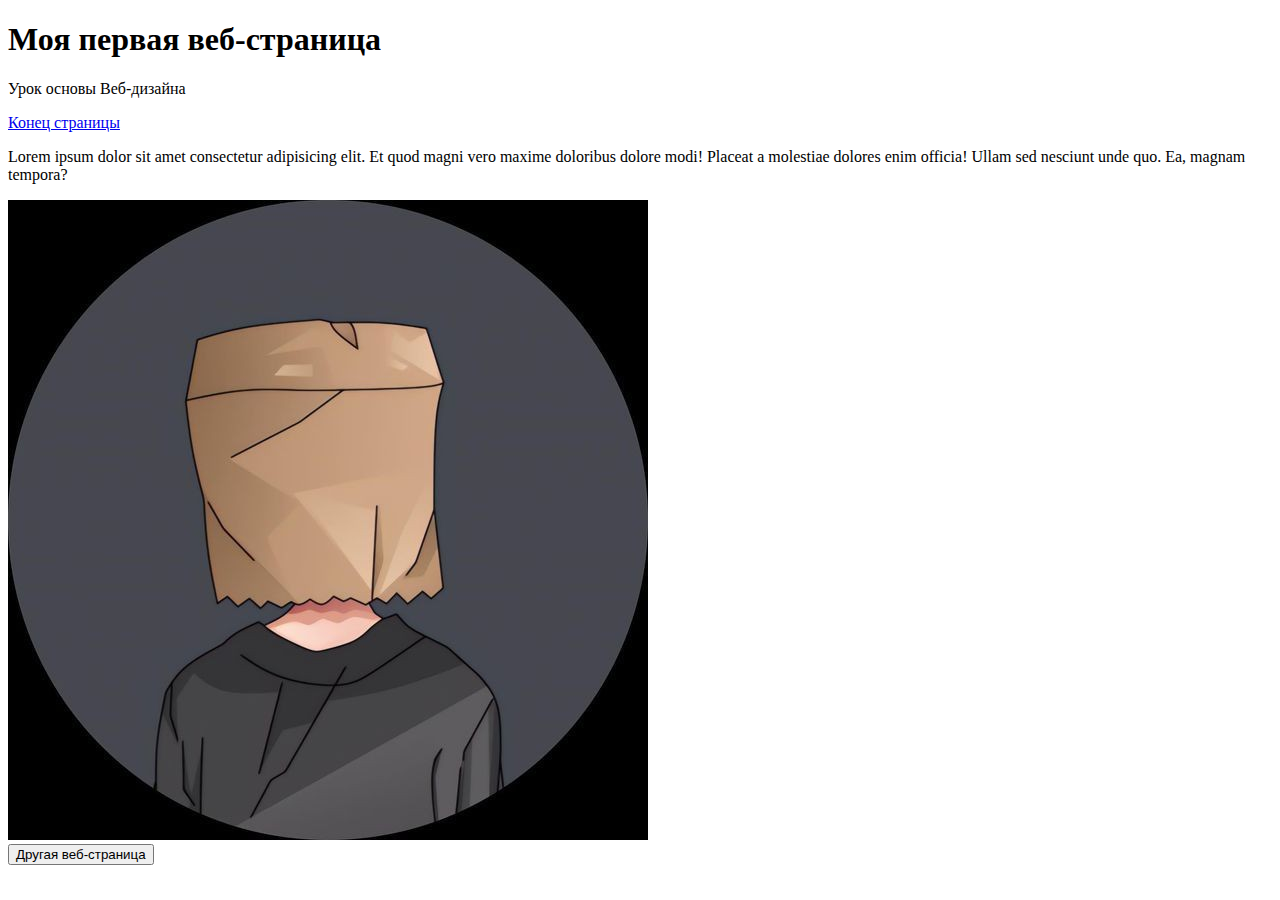
<file: Асосҳои веб-дизайн/index.html>
<!DOCTYPE html>
<html lang="en">
<head>
    <meta charset="UTF-8">
    <meta name="viewport" content="width=device-width, initial-scale=1.0">
    <link rel="stylesheet" href="style.css">
    <title>Моя первая веб-страница</title>
</head>
<body>
    <h1 class="header">Моя первая веб-страница</h1>
    <p id="paragraph">Урок основы Веб-дизайна</p>
    <a href="#footer">Конец страницы</a>
    <p class="long_text">Lorem ipsum dolor sit amet consectetur adipisicing elit. Et quod magni vero maxime doloribus dolore modi! Placeat a molestiae dolores enim officia! Ullam sed nesciunt unde quo. Ea, magnam tempora?</p>
    <img src="a1.jpg" alt="phote_of_profile"> <br>
    <a href="second.html"><button>Другая веб-страница</button></a>
</body>
</html>
</file>
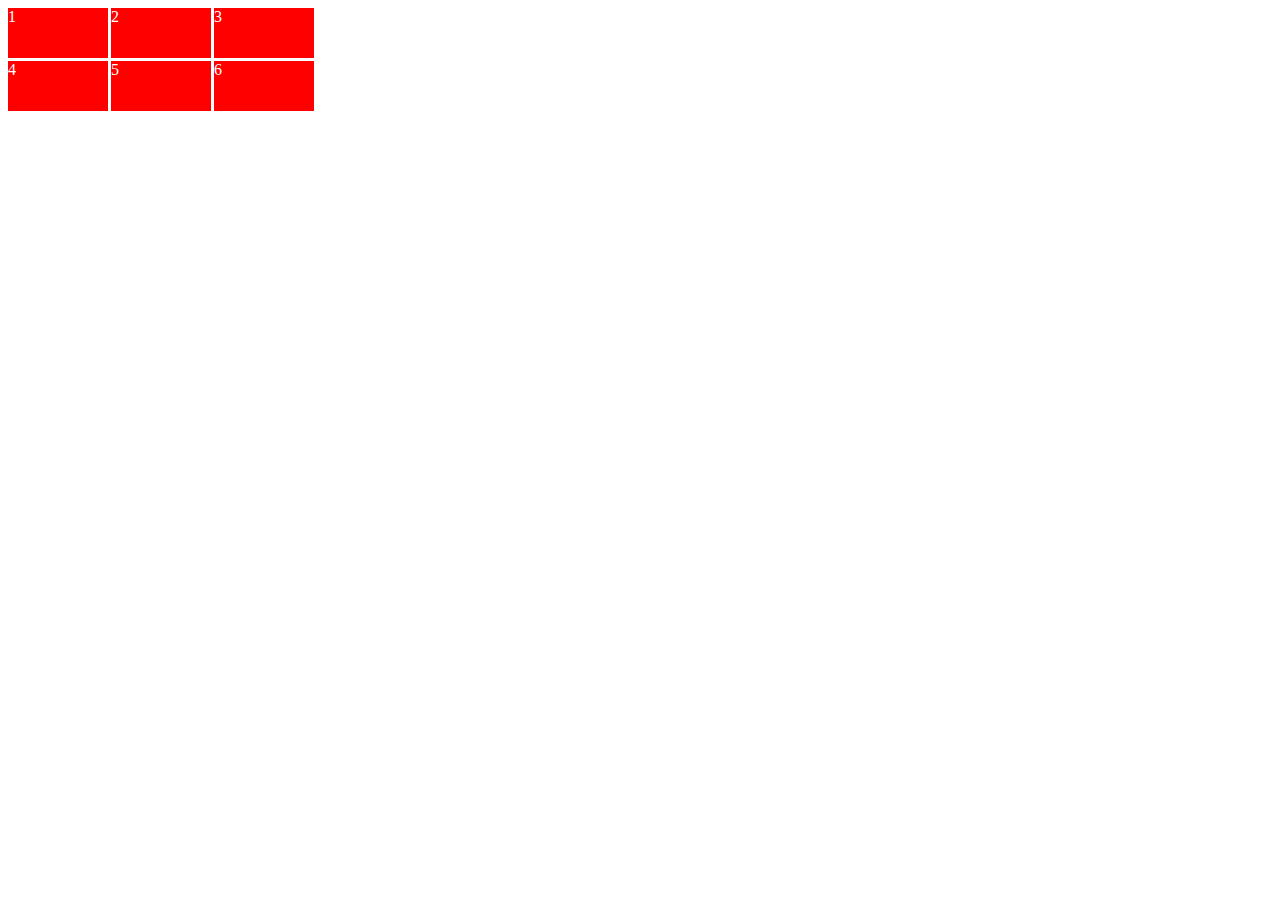
<file: Асосҳои веб-дизайн/2.html>
<!DOCTYPE html>
<html lang="en">
<head>
    <meta charset="UTF-8">
    <meta name="viewport" content="width=device-width, initial-scale=1.0">
    <title>Document</title>
</head>
<body>
    
    <div class="container">
        <div class="">1</div>
        <div class="">2</div>
        <div class="">3</div>
        <div class="">4</div>
        <div class="">5</div>
        <div class="">6</div>
    </div>

    <style>
        .container {
            display: grid;
            grid-template-columns: 100px 100px 100px;
            grid-template-rows: 50px 50px;
            gap: 3px;
            color: #fff;
        }
        .container div {
            background: red;
        }
    </style>
</body>
</html>
</file>
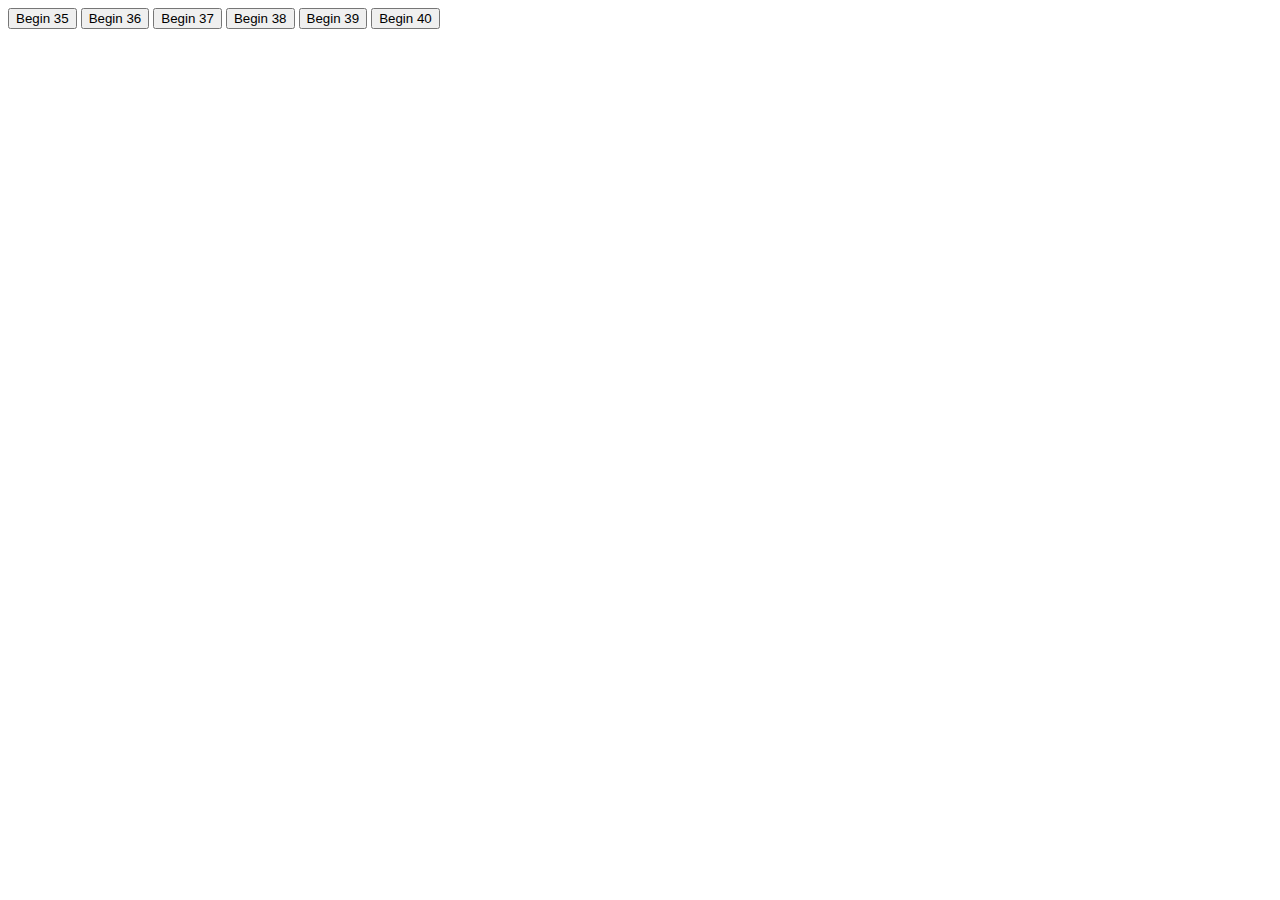
<file: Асосҳои веб-дизайн/abramyan.html>
<!DOCTYPE html>
<html lang="en">
<head>
    <meta charset="UTF-8">
    <meta name="viewport" content="width=device-width, initial-scale=1.0">
    <title>Abramyan Tasks</title>
</head>
<body>
    
<button onclick="begin35()">Begin 35</button>
<button onclick="begin36()">Begin 36</button>
<button onclick="begin37()">Begin 37</button>
<button onclick="begin38()">Begin 38</button>
<button onclick="begin39()">Begin 39</button>
<button onclick="begin40()">Begin 40</button>
    
<script>
    const begin35 = () => {
        let v1 = prompt("Суръти кишти:")
        let v2 = prompt("Сураъти ҷараён:")
        let t1 = prompt("Вақти тайъкардаи кишти дар оби ором:")
        let t2 = prompt("Вақти тайъкардаи кишти дар дарё ба муқобили ҷараён:")

        let s1 = v1 * t1
        let s2 = (v1 - v2) * t2


        let s = s1 + s2 
        alert("S=" + s + "км")
    }

    const begin36 = () => {
        
    }

    const begin37 = () => {
        let v1 = prompt("Суръати автомобили 1-ум:")
        let v2 = prompt("Суръати автомобили 2-ум:")
        let s = prompt("Масофаи байни онҳо:")
        let t = prompt("Вақти сарфшудва:")

        let s1 = v1 * t
        let s2 = v2 * t
        let totalDistance = (Number(s) - Number(s2)) - Number(s1)
        
        alert("Масофа баъди " + t + " соат: " + totalDistance + "км")
    }


    const begin38 = () => {
        let a = Number(prompt("A="))
        let b = Number(prompt("B="))

        let x = (-1 * b) / a

        alert("X=" + x)
    }

    const begin39 = () => {
        let a = Number(prompt("A="))
        let b = Number(prompt("B="))
        let c = Number(prompt("C="))

        let d = b * b - 4 * a * c
        let x1 = (-1 * b + Math.sqrt(d))/(2 * a)
        let x2 = (-1 * b - Math.sqrt(d))/(2 * a)

        alert("x1=" + x1 + "; x2=" + x2)
    }

    const begin40 = () => {
        let a1 = Number(prompt("A1="))
        let b1 = Number(prompt("B1="))
        let c1 = Number(prompt("C1="))
        let a2 = Number(prompt("A2="))
        let b2 = Number(prompt("B2="))
        let c2 = Number(prompt("C2="))

        let d = a1 * b2 - a2 * b1

        let x = (c1 * b2 - c2 * b1)/d
        let y = (a1 * c2 - a2 * c1)/d

        alert("x=" + x + "; y=" + y)
    }
</script>

</body>
</html>
</file>
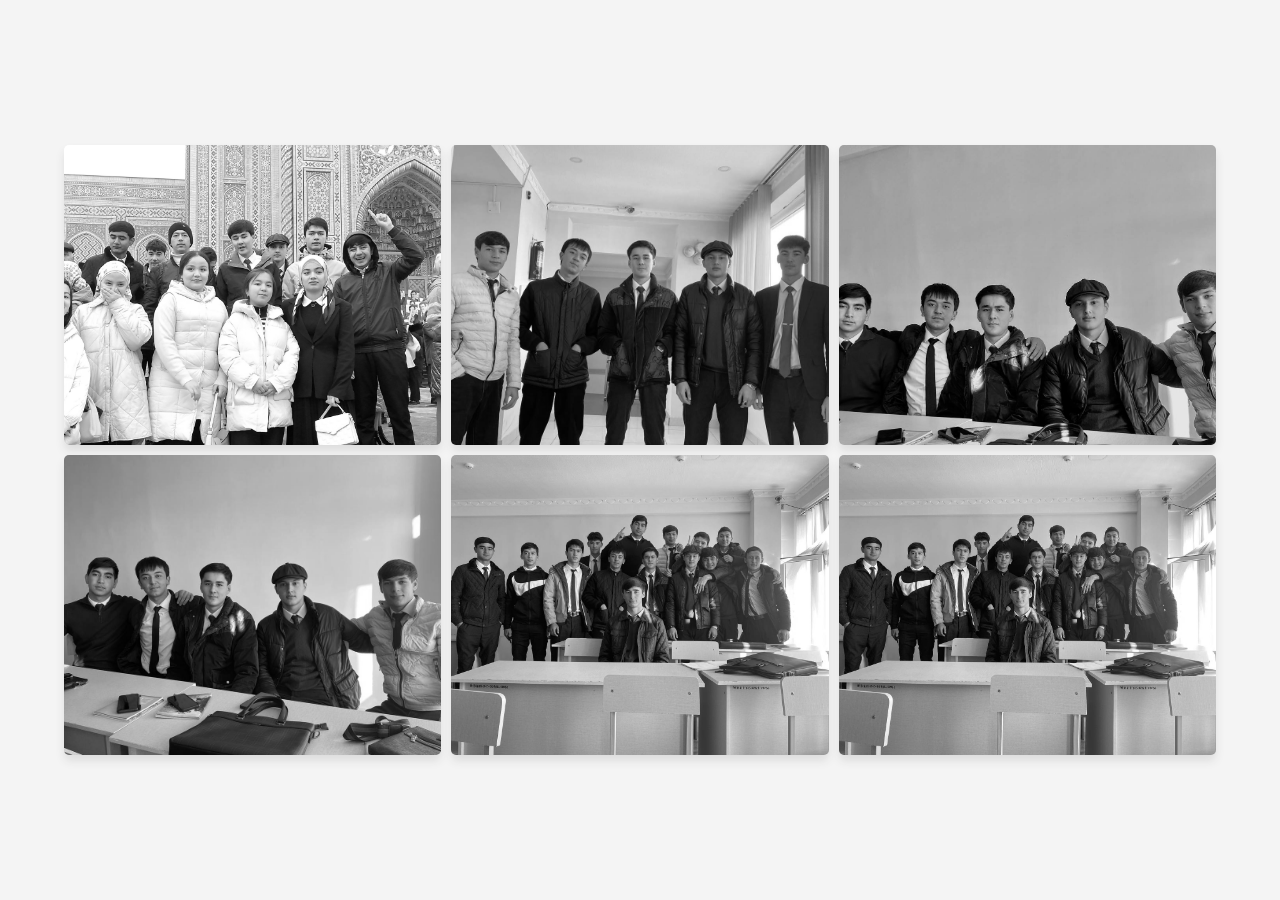
<file: Асосҳои веб-дизайн/dpm.html>
<!DOCTYPE html>
<html lang="en">
<head>
  <meta charset="UTF-8">
  <meta name="viewport» content=»width=device-width, initial-scale=1.0">
  <title>Grid Layout</title>
  <link rel="stylesheet» href=»styles.css">
</head>
<body>
  <div class="grid-container">
    <img src="img/a1.jpg" alt="">
    <img src="img/a2.jpg" alt="">
    <img src="img/a3.jpg" alt="">
    <img src="img/a4.jpg" alt="">
    <img src="img/a5.jpg" alt="">
    <img src="img/a5.jpg" alt="">
  </div>

  <style>
    body {
        font-family: Arial, sans-serif;
        margin: 0;
        padding: 0;
        display: flex;
        justify-content: center;
        align-items: center;
        height: 100vh;
        background-color: #f4f4f4;
    }
    .grid-container {
        display: grid;
        grid-template-columns: repeat(3, 1fr); /* 3 столбца одинаковой ширины */
        gap: 10px; /* Расстояние между элементами */
        width: 90%; /* Ограничение ширины контейнера */
        max-width: 1200px; /* Максимальная ширина */
    }

    .grid-container img {
        width: 100%;
        height: 300px; /* Автоматическое сохранение пропорций */
        border-radius: 5px; /* Скругленные углы */
        box-shadow: 0 6px 10px rgba(47, 5, 85, 0.1); /* Легкая тень */
        object-fit: cover;
        filter: grayscale(1);
        transition: all 300ms;
        }
        .grid-container img:hover {
            filter: grayscale(0);
        }
  </style>
</body>
</html>
</file>
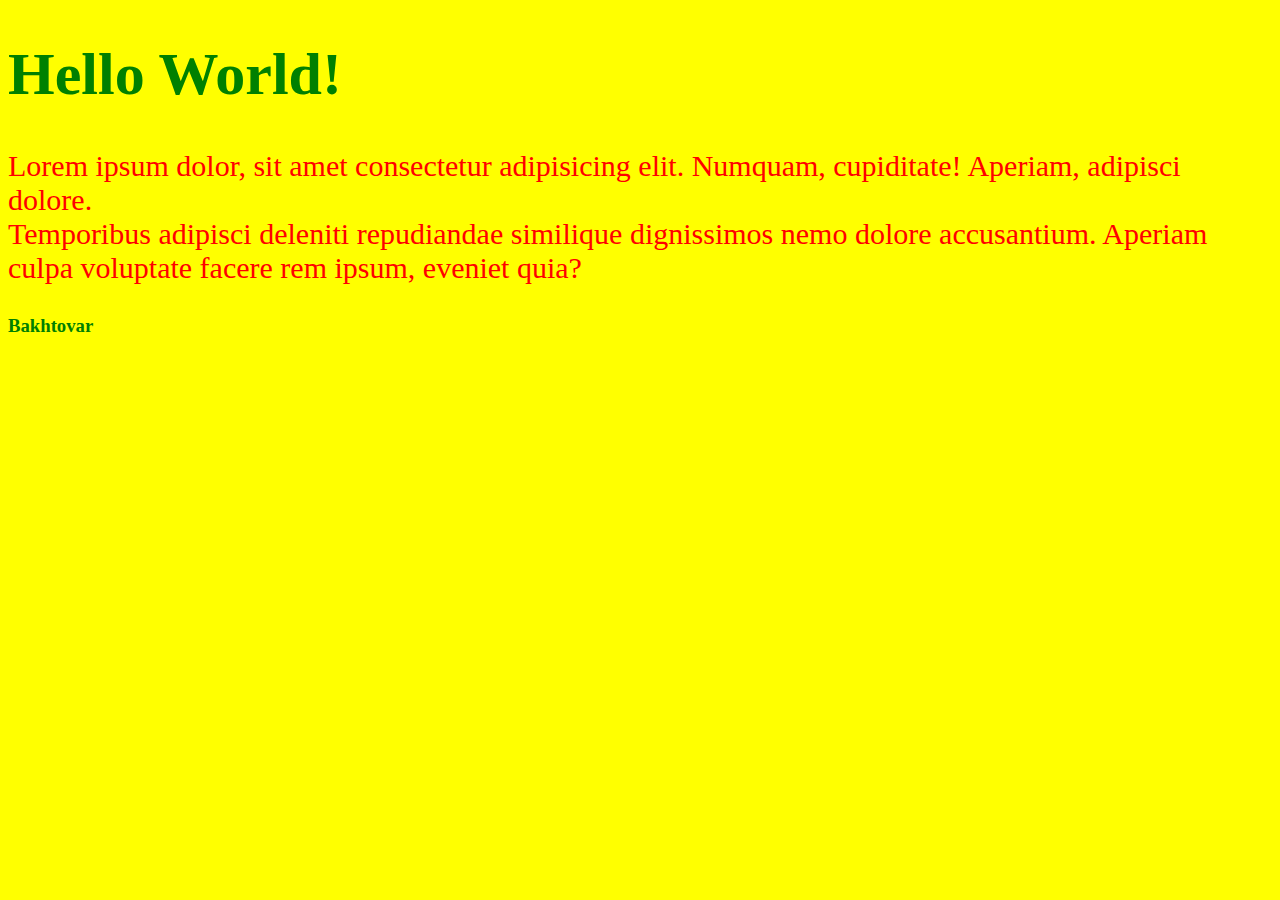
<file: Асосҳои веб-дизайн/second.html>
<!DOCTYPE html>
<html lang="en">
<head>
    <meta charset="UTF-8">
    <meta name="viewport" content="width=device-width, initial-scale=1.0">
    <link rel="stylesheet" href="style.css">
    <title>Другая веб-страница</title>
</head>
<body bgcolor="yellow">

<h1 style="" id="heading">Hello World!</h1>
<p style="" class="txt">Lorem ipsum dolor, sit amet consectetur adipisicing elit. Numquam,
     cupiditate! Aperiam, adipisci dolore. <br> Temporibus adipisci deleniti repudiandae similique
      dignissimos nemo dolore accusantium. Aperiam culpa voluptate facere rem ipsum, eveniet quia?</p>
<h3><font color="green">Bakhtovar</font></h3>

     
</body>
</html>
</file>
<file: Асосҳои веб-дизайн/style.css>
/* .header {
    color: red;
    font-size: 50px;
    font-family: Verdana;
}
#paragraph {
    color: green;
    font-size: 30px;
    font-weight: 700;
    font-family: Arial;
}
.long_text {
    color: blue;
    font-size: 30px;
}
a button {
    padding: 20px 50px;
} */

#heading {
    font-size: 60px;
    color: green;
    font-weight: 900;
}
.txt {
    color: red;
    font-size: 30px;
    font-family: verdana;
}
</file>
